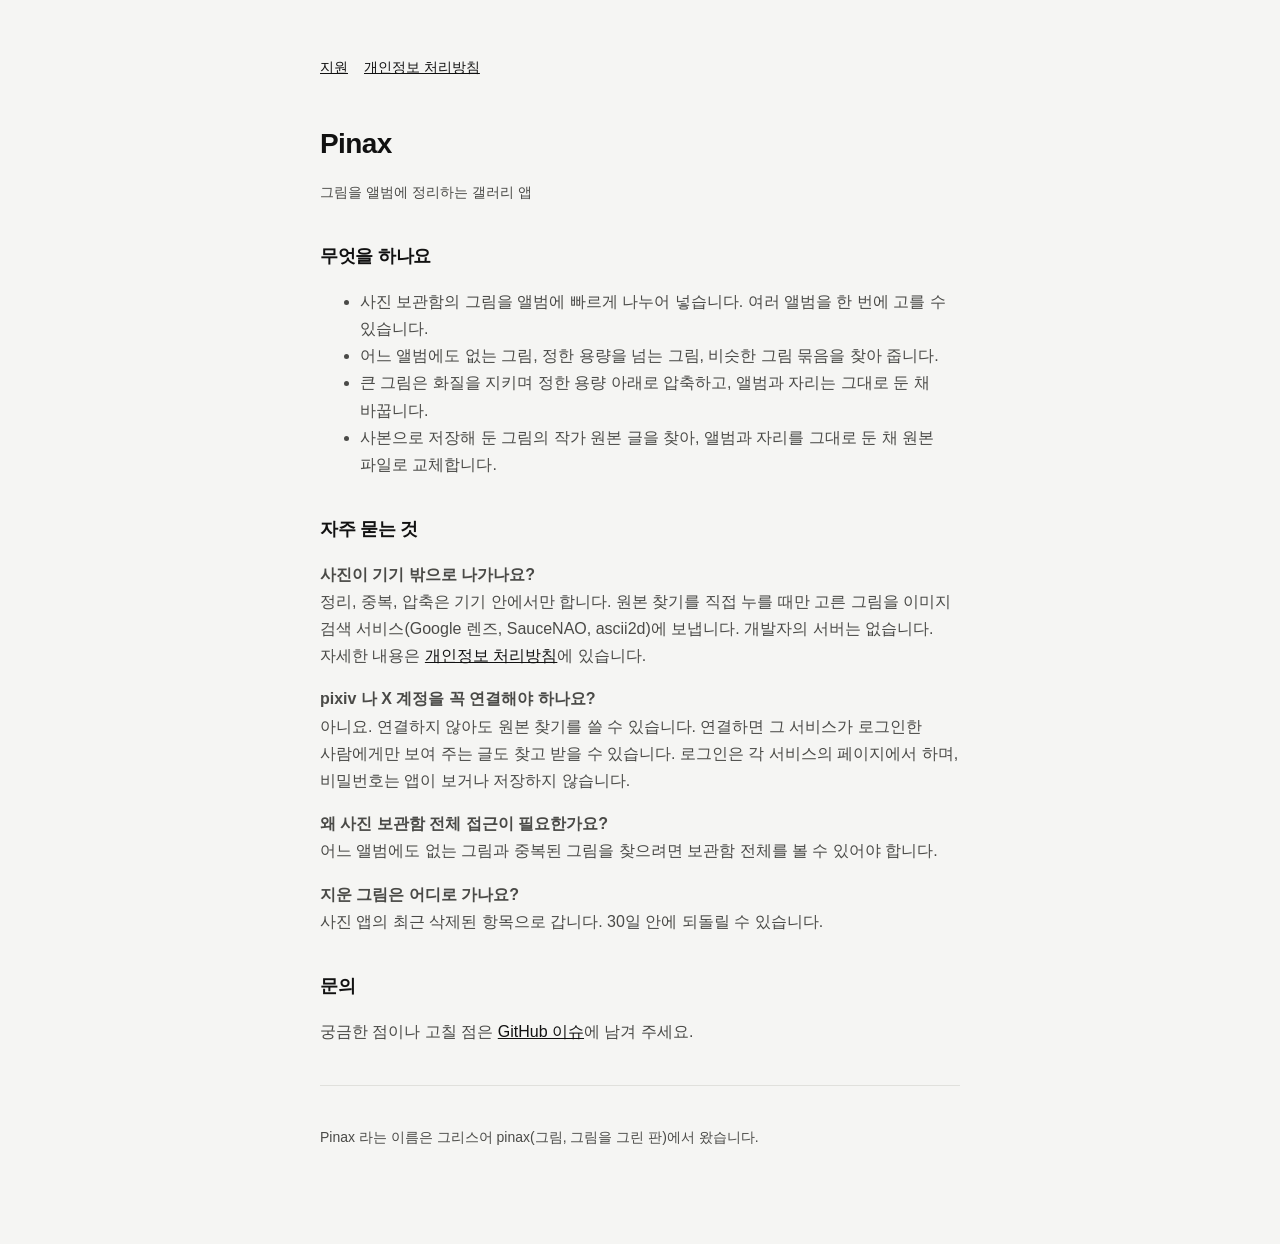
<file: index.html>
<!doctype html>
<html lang="ko">
<head>
<meta charset="utf-8"><meta name="viewport" content="width=device-width, initial-scale=1">
<title>Pinax 지원</title><link rel="stylesheet" href="style.css">
</head>
<body><main>
<nav><a href="./">지원</a><a href="privacy.html">개인정보 처리방침</a></nav>
<h1>Pinax</h1>
<p class="meta">그림을 앨범에 정리하는 갤러리 앱</p>
<h2>무엇을 하나요</h2>
<ul>
<li>사진 보관함의 그림을 앨범에 빠르게 나누어 넣습니다. 여러 앨범을 한 번에 고를 수 있습니다.</li>
<li>어느 앨범에도 없는 그림, 정한 용량을 넘는 그림, 비슷한 그림 묶음을 찾아 줍니다.</li>
<li>큰 그림은 화질을 지키며 정한 용량 아래로 압축하고, 앨범과 자리는 그대로 둔 채 바꿉니다.</li>
<li>사본으로 저장해 둔 그림의 작가 원본 글을 찾아, 앨범과 자리를 그대로 둔 채 원본 파일로 교체합니다.</li>
</ul>
<h2>자주 묻는 것</h2>
<p><strong>사진이 기기 밖으로 나가나요?</strong><br>정리, 중복, 압축은 기기 안에서만 합니다. 원본 찾기를 직접 누를 때만 고른 그림을 이미지 검색 서비스(Google 렌즈, SauceNAO, ascii2d)에 보냅니다. 개발자의 서버는 없습니다. 자세한 내용은 <a href="privacy.html">개인정보 처리방침</a>에 있습니다.</p>
<p><strong>pixiv 나 X 계정을 꼭 연결해야 하나요?</strong><br>아니요. 연결하지 않아도 원본 찾기를 쓸 수 있습니다. 연결하면 그 서비스가 로그인한 사람에게만 보여 주는 글도 찾고 받을 수 있습니다. 로그인은 각 서비스의 페이지에서 하며, 비밀번호는 앱이 보거나 저장하지 않습니다.</p>
<p><strong>왜 사진 보관함 전체 접근이 필요한가요?</strong><br>어느 앨범에도 없는 그림과 중복된 그림을 찾으려면 보관함 전체를 볼 수 있어야 합니다.</p>
<p><strong>지운 그림은 어디로 가나요?</strong><br>사진 앱의 최근 삭제된 항목으로 갑니다. 30일 안에 되돌릴 수 있습니다.</p>
<h2>문의</h2>
<p>궁금한 점이나 고칠 점은 <a href="https://github.com/gnemek20/pinax-app/issues">GitHub 이슈</a>에 남겨 주세요.</p>
<hr><p class="meta">Pinax 라는 이름은 그리스어 pinax(그림, 그림을 그린 판)에서 왔습니다.</p>
</main></body></html>
</file>
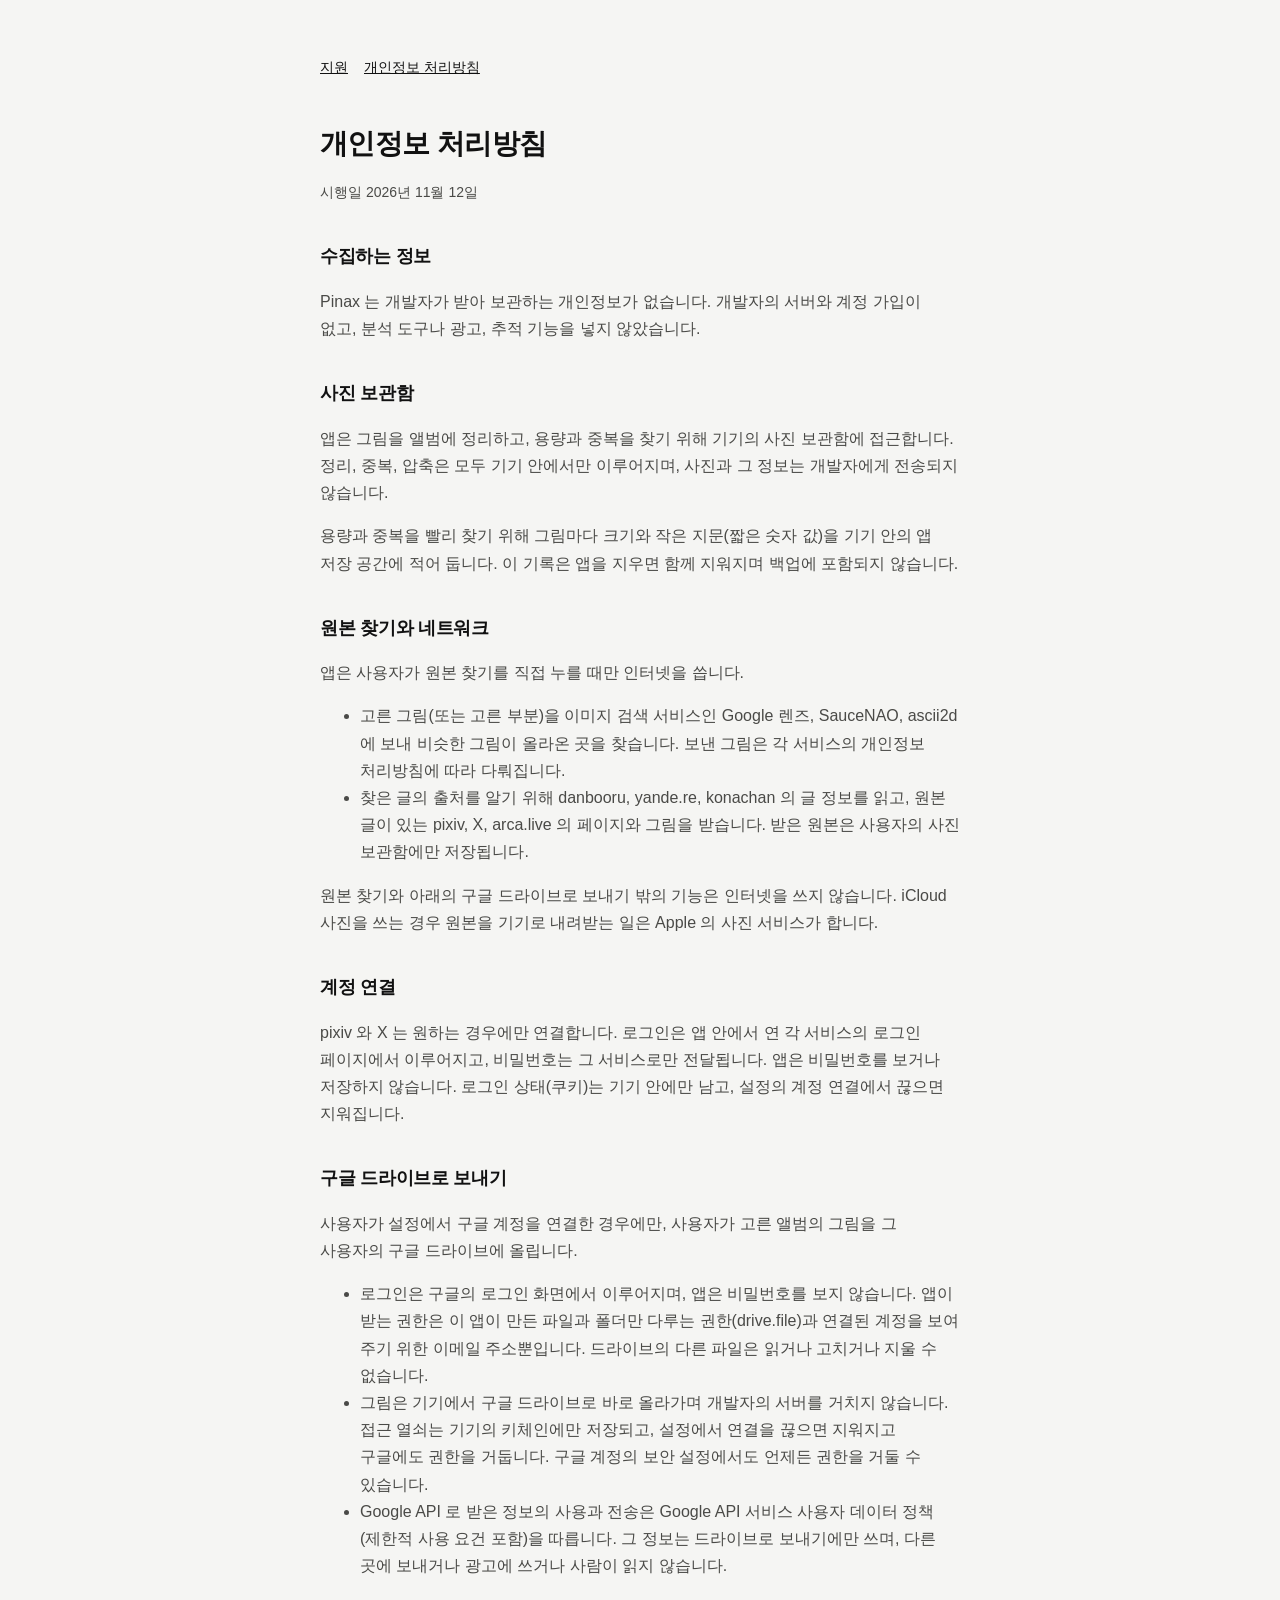
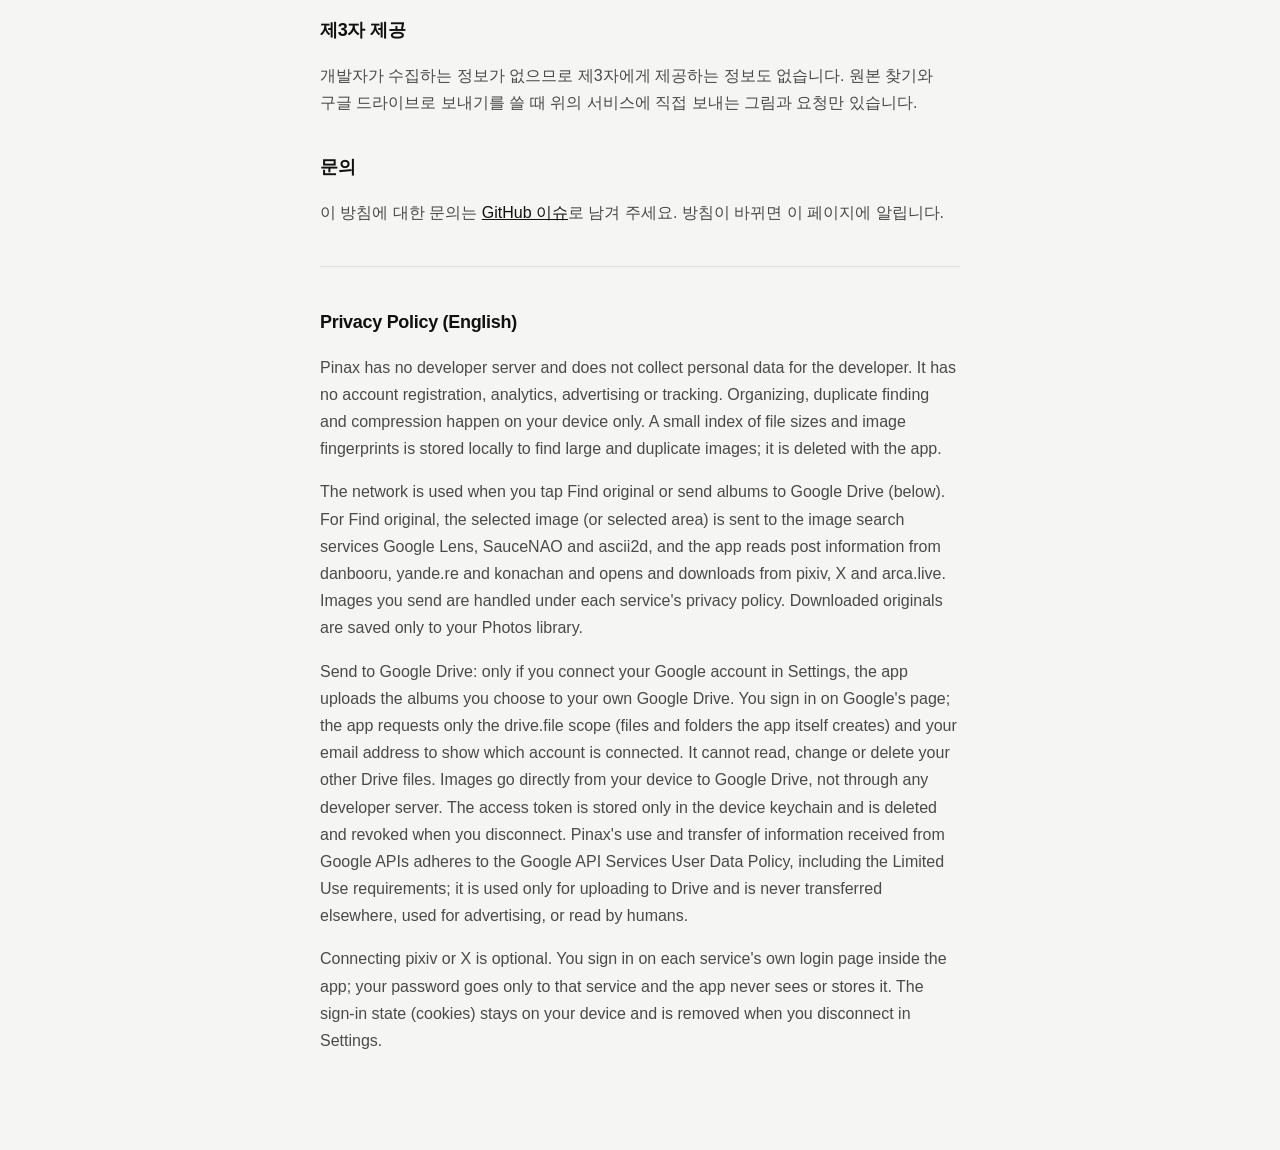
<file: privacy.html>
<!doctype html>
<html lang="ko">
<head>
<meta charset="utf-8"><meta name="viewport" content="width=device-width, initial-scale=1">
<title>Pinax 개인정보 처리방침</title><link rel="stylesheet" href="style.css">
</head>
<body><main>
<nav><a href="./">지원</a><a href="privacy.html">개인정보 처리방침</a></nav>
<h1>개인정보 처리방침</h1>
<p class="meta">시행일 2026년 11월 12일</p>
<h2>수집하는 정보</h2>
<p>Pinax 는 개발자가 받아 보관하는 개인정보가 없습니다. 개발자의 서버와 계정 가입이 없고, 분석 도구나 광고, 추적 기능을 넣지 않았습니다.</p>
<h2>사진 보관함</h2>
<p>앱은 그림을 앨범에 정리하고, 용량과 중복을 찾기 위해 기기의 사진 보관함에 접근합니다. 정리, 중복, 압축은 모두 기기 안에서만 이루어지며, 사진과 그 정보는 개발자에게 전송되지 않습니다.</p>
<p>용량과 중복을 빨리 찾기 위해 그림마다 크기와 작은 지문(짧은 숫자 값)을 기기 안의 앱 저장 공간에 적어 둡니다. 이 기록은 앱을 지우면 함께 지워지며 백업에 포함되지 않습니다.</p>
<h2>원본 찾기와 네트워크</h2>
<p>앱은 사용자가 원본 찾기를 직접 누를 때만 인터넷을 씁니다.</p>
<ul>
<li>고른 그림(또는 고른 부분)을 이미지 검색 서비스인 Google 렌즈, SauceNAO, ascii2d 에 보내 비슷한 그림이 올라온 곳을 찾습니다. 보낸 그림은 각 서비스의 개인정보 처리방침에 따라 다뤄집니다.</li>
<li>찾은 글의 출처를 알기 위해 danbooru, yande.re, konachan 의 글 정보를 읽고, 원본 글이 있는 pixiv, X, arca.live 의 페이지와 그림을 받습니다. 받은 원본은 사용자의 사진 보관함에만 저장됩니다.</li>
</ul>
<p>원본 찾기와 아래의 구글 드라이브로 보내기 밖의 기능은 인터넷을 쓰지 않습니다. iCloud 사진을 쓰는 경우 원본을 기기로 내려받는 일은 Apple 의 사진 서비스가 합니다.</p>
<h2>계정 연결</h2>
<p>pixiv 와 X 는 원하는 경우에만 연결합니다. 로그인은 앱 안에서 연 각 서비스의 로그인 페이지에서 이루어지고, 비밀번호는 그 서비스로만 전달됩니다. 앱은 비밀번호를 보거나 저장하지 않습니다. 로그인 상태(쿠키)는 기기 안에만 남고, 설정의 계정 연결에서 끊으면 지워집니다.</p>
<h2>구글 드라이브로 보내기</h2>
<p>사용자가 설정에서 구글 계정을 연결한 경우에만, 사용자가 고른 앨범의 그림을 그 사용자의 구글 드라이브에 올립니다.</p>
<ul>
<li>로그인은 구글의 로그인 화면에서 이루어지며, 앱은 비밀번호를 보지 않습니다. 앱이 받는 권한은 이 앱이 만든 파일과 폴더만 다루는 권한(drive.file)과 연결된 계정을 보여 주기 위한 이메일 주소뿐입니다. 드라이브의 다른 파일은 읽거나 고치거나 지울 수 없습니다.</li>
<li>그림은 기기에서 구글 드라이브로 바로 올라가며 개발자의 서버를 거치지 않습니다. 접근 열쇠는 기기의 키체인에만 저장되고, 설정에서 연결을 끊으면 지워지고 구글에도 권한을 거둡니다. 구글 계정의 보안 설정에서도 언제든 권한을 거둘 수 있습니다.</li>
<li>Google API 로 받은 정보의 사용과 전송은 Google API 서비스 사용자 데이터 정책(제한적 사용 요건 포함)을 따릅니다. 그 정보는 드라이브로 보내기에만 쓰며, 다른 곳에 보내거나 광고에 쓰거나 사람이 읽지 않습니다.</li>
</ul>
<h2>제3자 제공</h2>
<p>개발자가 수집하는 정보가 없으므로 제3자에게 제공하는 정보도 없습니다. 원본 찾기와 구글 드라이브로 보내기를 쓸 때 위의 서비스에 직접 보내는 그림과 요청만 있습니다.</p>
<h2>문의</h2>
<p>이 방침에 대한 문의는 <a href="https://github.com/gnemek20/pinax-app/issues">GitHub 이슈</a>로 남겨 주세요. 방침이 바뀌면 이 페이지에 알립니다.</p>
<hr>
<h2>Privacy Policy (English)</h2>
<p>Pinax has no developer server and does not collect personal data for the developer. It has no account registration, analytics, advertising or tracking. Organizing, duplicate finding and compression happen on your device only. A small index of file sizes and image fingerprints is stored locally to find large and duplicate images; it is deleted with the app.</p>
<p>The network is used when you tap Find original or send albums to Google Drive (below). For Find original, the selected image (or selected area) is sent to the image search services Google Lens, SauceNAO and ascii2d, and the app reads post information from danbooru, yande.re and konachan and opens and downloads from pixiv, X and arca.live. Images you send are handled under each service's privacy policy. Downloaded originals are saved only to your Photos library.</p>
<p>Send to Google Drive: only if you connect your Google account in Settings, the app uploads the albums you choose to your own Google Drive. You sign in on Google's page; the app requests only the drive.file scope (files and folders the app itself creates) and your email address to show which account is connected. It cannot read, change or delete your other Drive files. Images go directly from your device to Google Drive, not through any developer server. The access token is stored only in the device keychain and is deleted and revoked when you disconnect. Pinax's use and transfer of information received from Google APIs adheres to the Google API Services User Data Policy, including the Limited Use requirements; it is used only for uploading to Drive and is never transferred elsewhere, used for advertising, or read by humans.</p>
<p>Connecting pixiv or X is optional. You sign in on each service's own login page inside the app; your password goes only to that service and the app never sees or stores it. The sign-in state (cookies) stays on your device and is removed when you disconnect in Settings.</p>
</main></body></html>
</file>
<file: style.css>
:root { --bg: #f5f5f3; --text: #111; --sub: #4a4a47; --line: #e0e0dc; }
@media (prefers-color-scheme: dark) { :root { --bg: #252422; --text: #eeebe5; --sub: #c4c0b9; --line: #45433f; } }
* { box-sizing: border-box; }
body { margin: 0; background: var(--bg); color: var(--text); font: 16px/1.7 -apple-system, "Apple SD Gothic Neo", "Noto Sans KR", sans-serif; word-break: keep-all; }
main { max-width: 680px; margin: 0 auto; padding: 56px 20px 80px; }
h1 { font-size: 28px; letter-spacing: -0.6px; margin: 0 0 4px; }
h2 { font-size: 18px; letter-spacing: -0.3px; margin: 36px 0 8px; }
p, li { color: var(--sub); }
.meta { font-size: 14px; }
a { color: var(--text); }
nav { display: flex; gap: 16px; font-size: 14px; margin-bottom: 40px; }
hr { border: 0; border-top: 1px solid var(--line); margin: 40px 0; }
</file>
